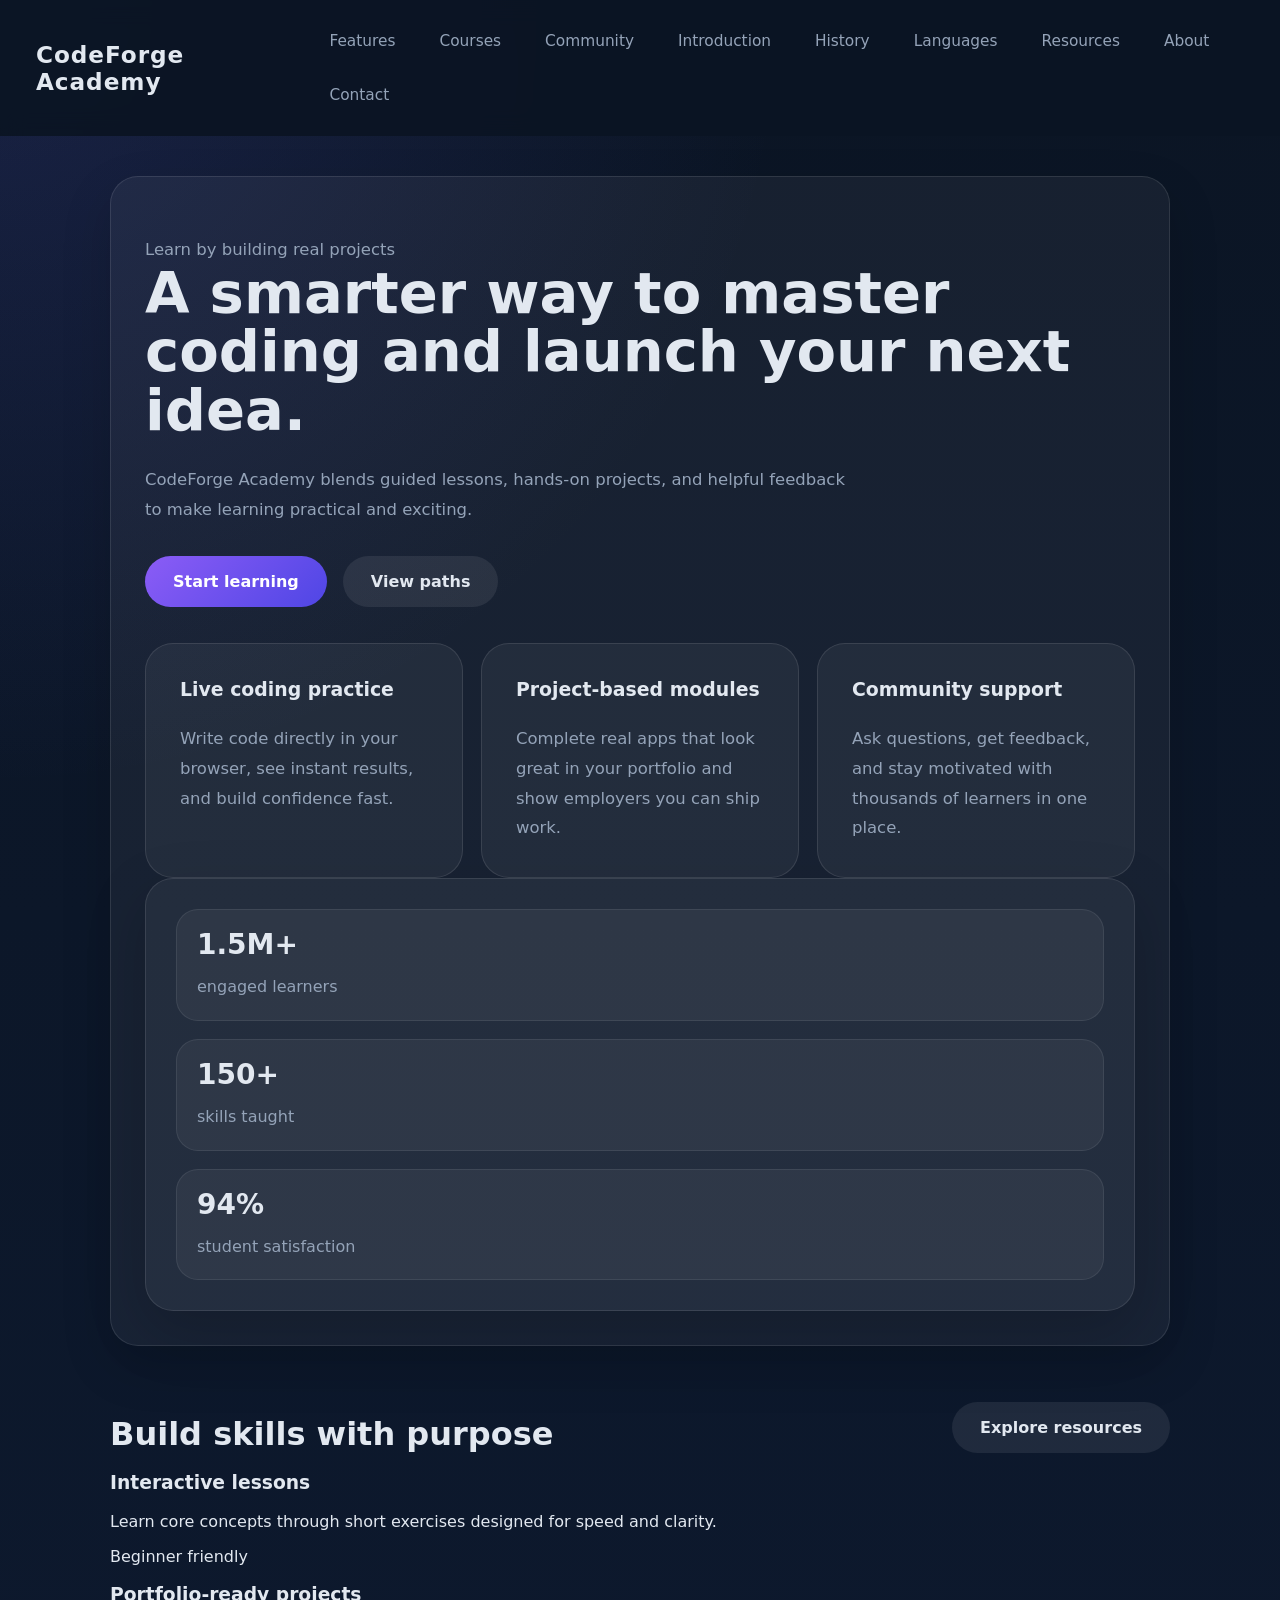
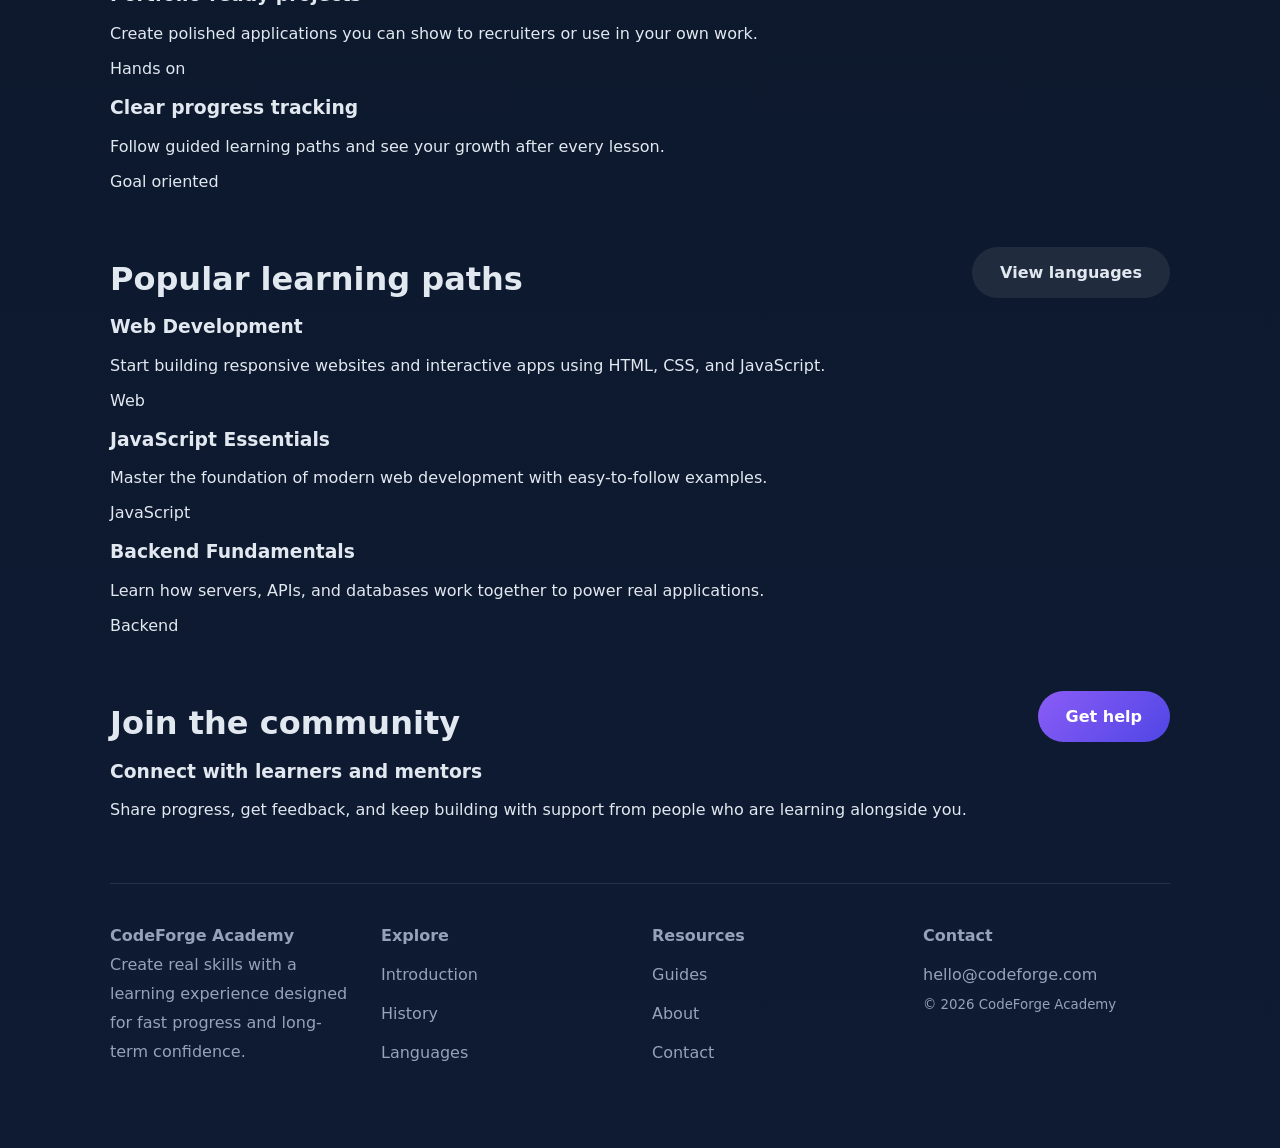
<file: index.html>
<!DOCTYPE html>
<html lang="en-GB">
<head>
  <meta charset="UTF-8">
  <meta name="viewport" content="width=device-width, initial-scale=1.0">
  <title>CodeForge Academy</title>
  <link rel="stylesheet" href="style.css">
</head>
<body>
  <header>
    <div class="brand">CodeForge Academy</div>
    <nav class="nav">
      <a class="nav-link" href="#features">Features</a>
      <a class="nav-link" href="#courses">Courses</a>
      <a class="nav-link" href="#community">Community</a>
      <a class="nav-link" href="introduction.html">Introduction</a>
      <a class="nav-link" href="history.html">History</a>
      <a class="nav-link" href="programming-languages.html">Languages</a>
      <a class="nav-link" href="resources.html">Resources</a>
      <a class="nav-link" href="about.html">About</a>
      <a class="nav-link" href="contact.html">Contact</a>
    </nav>
  </header>

  <main class="main">
    <section class="hero">
      <div class="hero-copy">
        <p class="tag">Learn by building real projects</p>
        <h1>A smarter way to master coding and launch your next idea.</h1>
        <p>CodeForge Academy blends guided lessons, hands-on projects, and helpful feedback to make learning practical and exciting.</p>
        <div class="hero-actions">
          <a class="button button-primary" href="introduction.html">Start learning</a>
          <a class="button button-secondary" href="programming-languages.html">View paths</a>
        </div>
        <div class="banner">
          <div class="banner-card">
            <h3>Live coding practice</h3>
            <p>Write code directly in your browser, see instant results, and build confidence fast.</p>
          </div>
          <div class="banner-card">
            <h3>Project-based modules</h3>
            <p>Complete real apps that look great in your portfolio and show employers you can ship work.</p>
          </div>
          <div class="banner-card">
            <h3>Community support</h3>
            <p>Ask questions, get feedback, and stay motivated with thousands of learners in one place.</p>
          </div>
        </div>
      </div>
      <div class="hero-stack">
        <div class="stat">
          <strong>1.5M+</strong>
          <span>engaged learners</span>
        </div>
        <div class="stat">
          <strong>150+</strong>
          <span>skills taught</span>
        </div>
        <div class="stat">
          <strong>94%</strong>
          <span>student satisfaction</span>
        </div>
      </div>
    </section>

    <section class="section" id="features">
      <div class="section-heading">
        <h2>Build skills with purpose</h2>
        <a class="button button-secondary" href="resources.html">Explore resources</a>
      </div>
      <div class="grid-cards">
        <article class="feature-card">
          <h3>Interactive lessons</h3>
          <p>Learn core concepts through short exercises designed for speed and clarity.</p>
          <span class="tag">Beginner friendly</span>
        </article>
        <article class="feature-card">
          <h3>Portfolio-ready projects</h3>
          <p>Create polished applications you can show to recruiters or use in your own work.</p>
          <span class="tag">Hands on</span>
        </article>
        <article class="feature-card">
          <h3>Clear progress tracking</h3>
          <p>Follow guided learning paths and see your growth after every lesson.</p>
          <span class="tag">Goal oriented</span>
        </article>
      </div>
    </section>

    <section class="section" id="courses">
      <div class="section-heading">
        <h2>Popular learning paths</h2>
        <a class="button button-secondary" href="programming-languages.html">View languages</a>
      </div>
      <div class="grid-cards">
        <article class="course-card">
          <h3>Web Development</h3>
          <p>Start building responsive websites and interactive apps using HTML, CSS, and JavaScript.</p>
          <span class="tag">Web</span>
        </article>
        <article class="course-card">
          <h3>JavaScript Essentials</h3>
          <p>Master the foundation of modern web development with easy-to-follow examples.</p>
          <span class="tag">JavaScript</span>
        </article>
        <article class="course-card">
          <h3>Backend Fundamentals</h3>
          <p>Learn how servers, APIs, and databases work together to power real applications.</p>
          <span class="tag">Backend</span>
        </article>
      </div>
    </section>

    <section class="section" id="community">
      <div class="section-heading">
        <h2>Join the community</h2>
        <a class="button button-primary" href="contact.html">Get help</a>
      </div>
      <div class="panel-card">
        <h3>Connect with learners and mentors</h3>
        <p>Share progress, get feedback, and keep building with support from people who are learning alongside you.</p>
      </div>
    </section>

    <footer class="footer">
      <div>
        <h4>CodeForge Academy</h4>
        <p>Create real skills with a learning experience designed for fast progress and long-term confidence.</p>
      </div>
      <div>
        <h4>Explore</h4>
        <a href="introduction.html">Introduction</a>
        <a href="history.html">History</a>
        <a href="programming-languages.html">Languages</a>
      </div>
      <div>
        <h4>Resources</h4>
        <a href="resources.html">Guides</a>
        <a href="about.html">About</a>
        <a href="contact.html">Contact</a>
      </div>
      <div>
        <h4>Contact</h4>
        <a href="mailto:hello@codeforge.com">hello@codeforge.com</a>
        <small>&copy; 2026 CodeForge Academy</small>
      </div>
    </footer>
  </main>
</body>
</html>
</file>
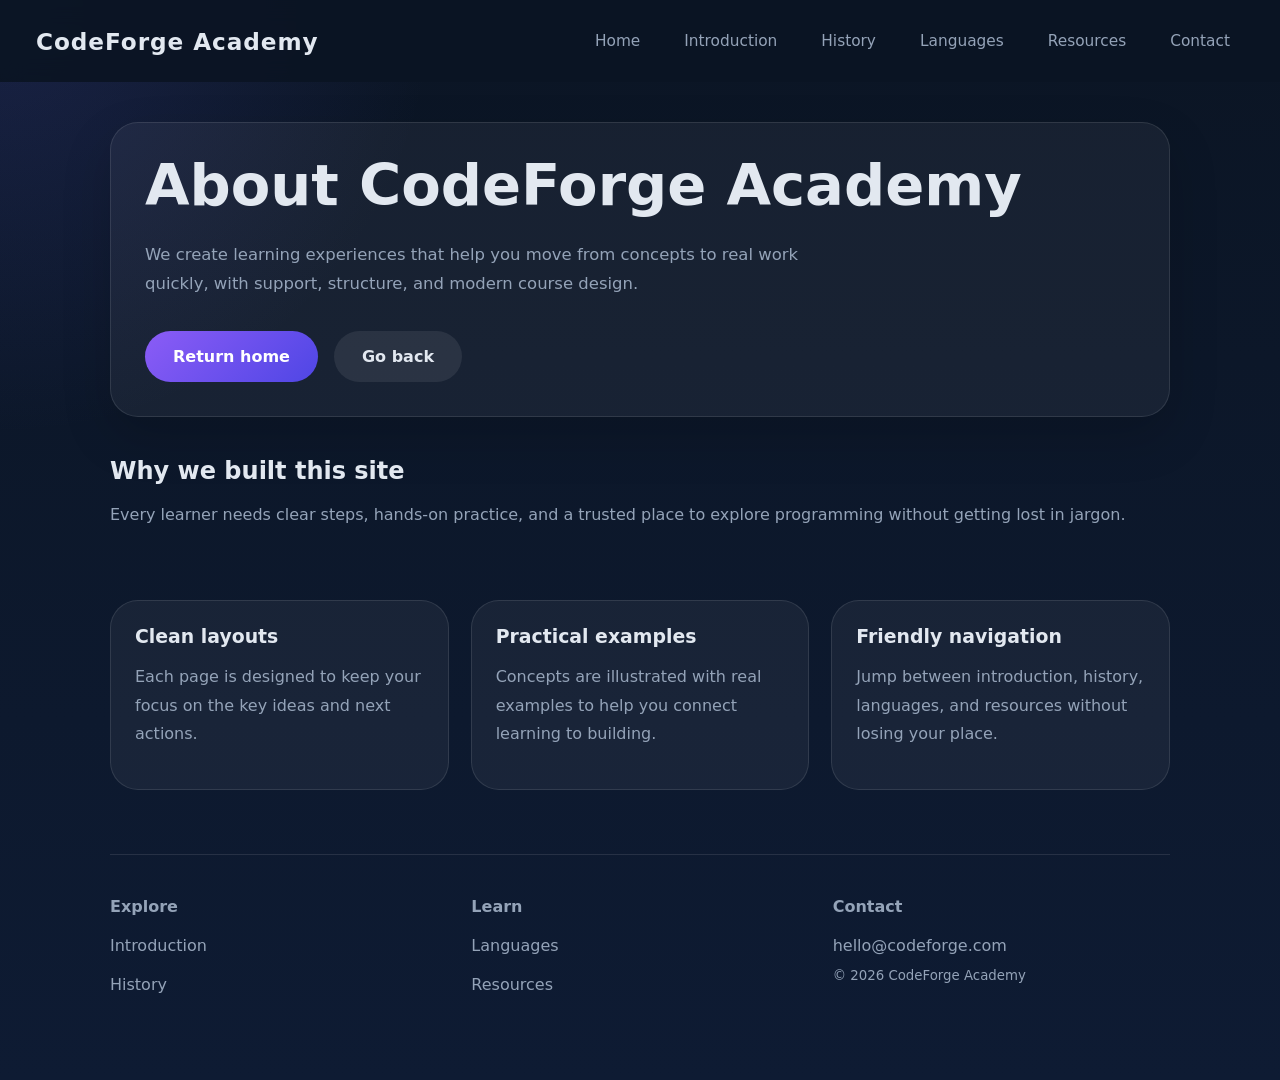
<file: about.html>
<!DOCTYPE html>
<html lang="en-GB">
<head>
  <meta charset="UTF-8">
  <meta name="viewport" content="width=device-width, initial-scale=1.0">
  <title>About - CodeForge Academy</title>
  <link rel="stylesheet" href="style.css">
</head>
<body>

  <header>
    <div class="brand">CodeForge Academy</div>
    <nav class="nav">
      <a class="nav-link" href="index.html">Home</a>
      <a class="nav-link" href="introduction.html">Introduction</a>
      <a class="nav-link" href="history.html">History</a>
      <a class="nav-link" href="programming-languages.html">Languages</a>
      <a class="nav-link" href="resources.html">Resources</a>
      <a class="nav-link" href="contact.html">Contact</a>
    </nav>
  </header>

  <main class="page">
    <section class="hero">
      <h1>About CodeForge Academy</h1>
      <p>We create learning experiences that help you move from concepts to real work quickly, with support, structure, and modern course design.</p>
      <div class="buttons">
        <a class="button button-primary" href="index.html">Return home</a>
        <button class="button button-secondary" onclick="history.back()">Go back</button>
      </div>
    </section>

    <section class="content">
      <div>
        <h2>Why we built this site</h2>
        <p>Every learner needs clear steps, hands-on practice, and a trusted place to explore programming without getting lost in jargon.</p>
      </div>
      <div class="cards">
        <article class="card">
          <h3>Clean layouts</h3>
          <p>Each page is designed to keep your focus on the key ideas and next actions.</p>
        </article>
        <article class="card">
          <h3>Practical examples</h3>
          <p>Concepts are illustrated with real examples to help you connect learning to building.</p>
        </article>
        <article class="card">
          <h3>Friendly navigation</h3>
          <p>Jump between introduction, history, languages, and resources without losing your place.</p>
        </article>
      </div>
    </section>

    <footer class="footer">
      <div>
        <h4>Explore</h4>
        <a href="introduction.html">Introduction</a>
        <a href="history.html">History</a>
      </div>
      <div>
        <h4>Learn</h4>
        <a href="programming-languages.html">Languages</a>
        <a href="resources.html">Resources</a>
      </div>
      <div>
        <h4>Contact</h4>
        <a href="mailto:hello@codeforge.com">hello@codeforge.com</a>
        <small>&copy; 2026 CodeForge Academy</small>
      </div>
    </footer>
  </main>
</body>
</html>
</file>
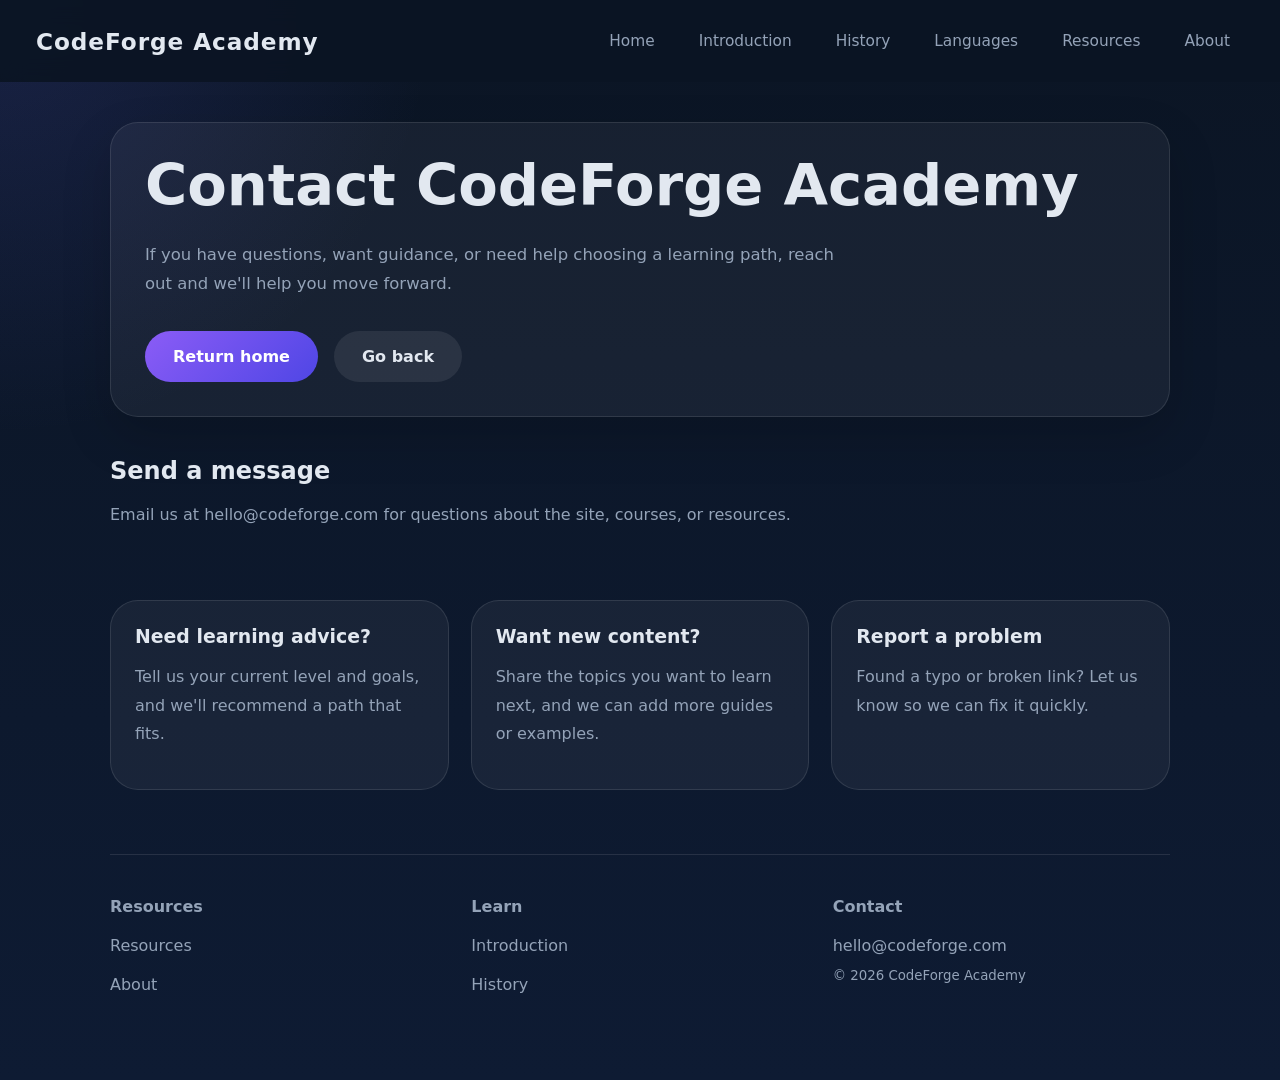
<file: contact.html>
<!DOCTYPE html>
<html lang="en-GB">
<head>
  <meta charset="UTF-8">
  <meta name="viewport" content="width=device-width, initial-scale=1.0">
  <title>Contact - CodeForge Academy</title>
  <link rel="stylesheet" href="style.css">
</head>
<body>

  <header>
    <div class="brand">CodeForge Academy</div>
    <nav class="nav">
      <a class="nav-link" href="index.html">Home</a>
      <a class="nav-link" href="introduction.html">Introduction</a>
      <a class="nav-link" href="history.html">History</a>
      <a class="nav-link" href="programming-languages.html">Languages</a>
      <a class="nav-link" href="resources.html">Resources</a>
      <a class="nav-link" href="about.html">About</a>
    </nav>
  </header>

  <main class="page">
    <section class="hero">
      <h1>Contact CodeForge Academy</h1>
      <p>If you have questions, want guidance, or need help choosing a learning path, reach out and we&#39;ll help you move forward.</p>
      <div class="buttons">
        <a class="button button-primary" href="index.html">Return home</a>
        <button class="button button-secondary" onclick="history.back()">Go back</button>
      </div>
    </section>

    <section class="content">
      <div>
        <h2>Send a message</h2>
        <p>Email us at <a href="mailto:hello@codeforge.com">hello@codeforge.com</a> for questions about the site, courses, or resources.</p>
      </div>
      <div class="cards">
        <article class="card">
          <h3>Need learning advice?</h3>
          <p>Tell us your current level and goals, and we&#39;ll recommend a path that fits.</p>
        </article>
        <article class="card">
          <h3>Want new content?</h3>
          <p>Share the topics you want to learn next, and we can add more guides or examples.</p>
        </article>
        <article class="card">
          <h3>Report a problem</h3>
          <p>Found a typo or broken link? Let us know so we can fix it quickly.</p>
        </article>
      </div>
    </section>

    <footer class="footer">
      <div>
        <h4>Resources</h4>
        <a href="resources.html">Resources</a>
        <a href="about.html">About</a>
      </div>
      <div>
        <h4>Learn</h4>
        <a href="introduction.html">Introduction</a>
        <a href="history.html">History</a>
      </div>
      <div>
        <h4>Contact</h4>
        <a href="mailto:hello@codeforge.com">hello@codeforge.com</a>
        <small>&copy; 2026 CodeForge Academy</small>
      </div>
    </footer>
  </main>
</body>
</html>
</file>
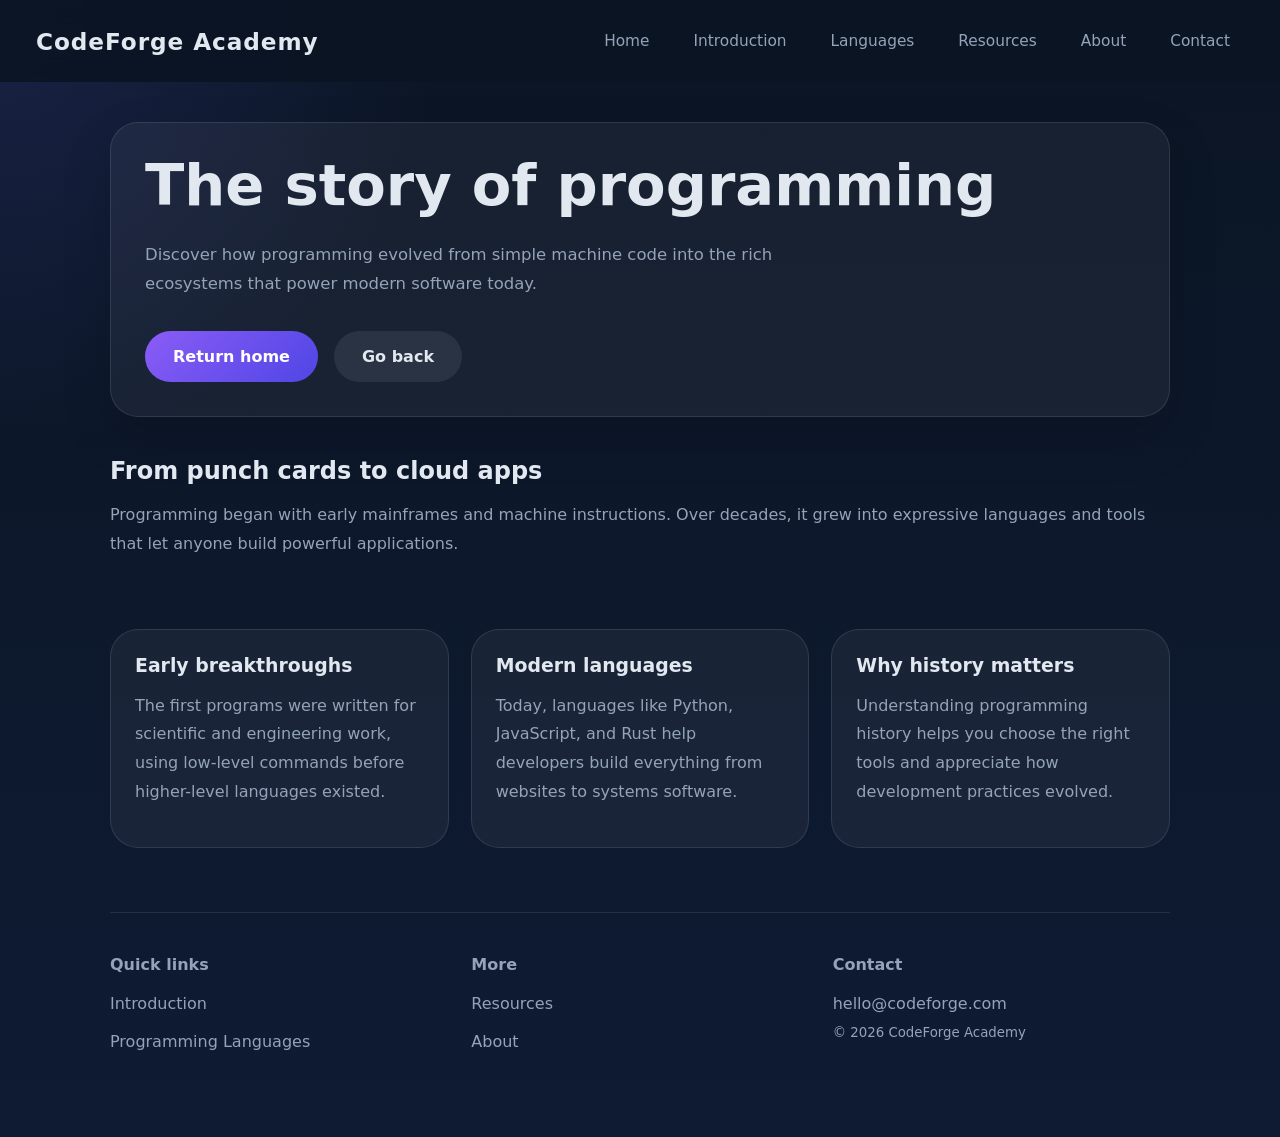
<file: history.html>
<!DOCTYPE html>
<html lang="en-GB">
<head>
  <meta charset="UTF-8">
  <meta name="viewport" content="width=device-width, initial-scale=1.0">
  <title>History - CodeForge Academy</title>
  <link rel="stylesheet" href="style.css">
</head>
<body>

  <header>
    <div class="brand">CodeForge Academy</div>
    <nav class="nav">
      <a class="nav-link" href="index.html">Home</a>
      <a class="nav-link" href="introduction.html">Introduction</a>
      <a class="nav-link" href="programming-languages.html">Languages</a>
      <a class="nav-link" href="resources.html">Resources</a>
      <a class="nav-link" href="about.html">About</a>
      <a class="nav-link" href="contact.html">Contact</a>
    </nav>
  </header>

  <main class="page">
    <section class="hero">
      <h1>The story of programming</h1>
      <p>Discover how programming evolved from simple machine code into the rich ecosystems that power modern software today.</p>
      <div class="buttons">
        <a class="button button-primary" href="index.html">Return home</a>
        <button class="button button-secondary" onclick="history.back()">Go back</button>
      </div>
    </section>

    <section class="content">
      <div>
        <h2>From punch cards to cloud apps</h2>
        <p>Programming began with early mainframes and machine instructions. Over decades, it grew into expressive languages and tools that let anyone build powerful applications.</p>
      </div>
      <div class="cards">
        <article class="card">
          <h3>Early breakthroughs</h3>
          <p>The first programs were written for scientific and engineering work, using low-level commands before higher-level languages existed.</p>
        </article>
        <article class="card">
          <h3>Modern languages</h3>
          <p>Today, languages like Python, JavaScript, and Rust help developers build everything from websites to systems software.</p>
        </article>
        <article class="card">
          <h3>Why history matters</h3>
          <p>Understanding programming history helps you choose the right tools and appreciate how development practices evolved.</p>
        </article>
      </div>
    </section>

    <footer class="footer">
      <div>
        <h4>Quick links</h4>
        <a href="introduction.html">Introduction</a>
        <a href="programming-languages.html">Programming Languages</a>
      </div>
      <div>
        <h4>More</h4>
        <a href="resources.html">Resources</a>
        <a href="about.html">About</a>
      </div>
      <div>
        <h4>Contact</h4>
        <a href="mailto:hello@codeforge.com">hello@codeforge.com</a>
        <small>&copy; 2026 CodeForge Academy</small>
      </div>
    </footer>
  </main>
</body>
</html>
</file>
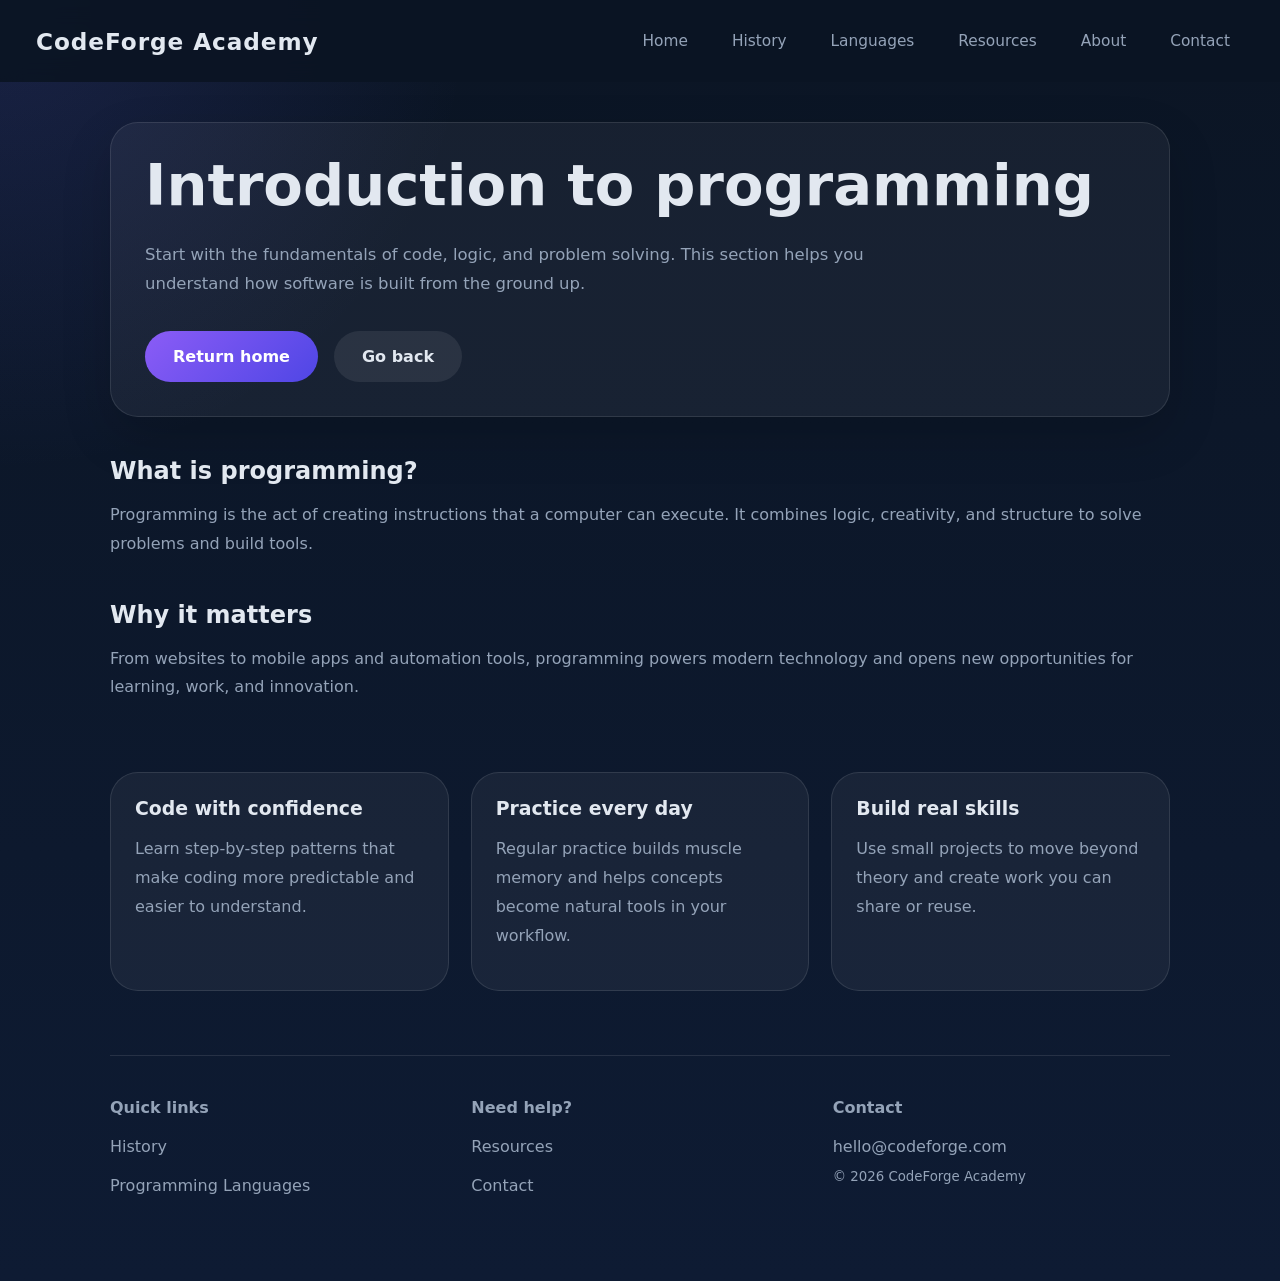
<file: introduction.html>
<!DOCTYPE html>
<html lang="en-GB">
<head>
  <meta charset="UTF-8">
  <meta name="viewport" content="width=device-width, initial-scale=1.0">
  <title>Introduction - CodeForge Academy</title>
  <link rel="stylesheet" href="style.css">
</head>
<body>

  <header>
    <div class="brand">CodeForge Academy</div>
    <nav class="nav">
      <a class="nav-link" href="index.html">Home</a>
      <a class="nav-link" href="history.html">History</a>
      <a class="nav-link" href="programming-languages.html">Languages</a>
      <a class="nav-link" href="resources.html">Resources</a>
      <a class="nav-link" href="about.html">About</a>
      <a class="nav-link" href="contact.html">Contact</a>
    </nav>
  </header>

  <main class="page">
    <section class="hero">
      <h1>Introduction to programming</h1>
      <p>Start with the fundamentals of code, logic, and problem solving. This section helps you understand how software is built from the ground up.</p>
      <div class="buttons">
        <a class="button button-primary" href="index.html">Return home</a>
        <button class="button button-secondary" onclick="history.back()">Go back</button>
      </div>
    </section>

    <section class="content">
      <div>
        <h2>What is programming?</h2>
        <p>Programming is the act of creating instructions that a computer can execute. It combines logic, creativity, and structure to solve problems and build tools.</p>
      </div>
      <div>
        <h2>Why it matters</h2>
        <p>From websites to mobile apps and automation tools, programming powers modern technology and opens new opportunities for learning, work, and innovation.</p>
      </div>
      <div class="cards">
        <article class="card">
          <h3>Code with confidence</h3>
          <p>Learn step-by-step patterns that make coding more predictable and easier to understand.</p>
        </article>
        <article class="card">
          <h3>Practice every day</h3>
          <p>Regular practice builds muscle memory and helps concepts become natural tools in your workflow.</p>
        </article>
        <article class="card">
          <h3>Build real skills</h3>
          <p>Use small projects to move beyond theory and create work you can share or reuse.</p>
        </article>
      </div>
    </section>

    <footer class="footer">
      <div>
        <h4>Quick links</h4>
        <a href="history.html">History</a>
        <a href="programming-languages.html">Programming Languages</a>
      </div>
      <div>
        <h4>Need help?</h4>
        <a href="resources.html">Resources</a>
        <a href="contact.html">Contact</a>
      </div>
      <div>
        <h4>Contact</h4>
        <a href="mailto:hello@codeforge.com">hello@codeforge.com</a>
        <small>&copy; 2026 CodeForge Academy</small>
      </div>
    </footer>
  </main>
</body>
</html>
</file>
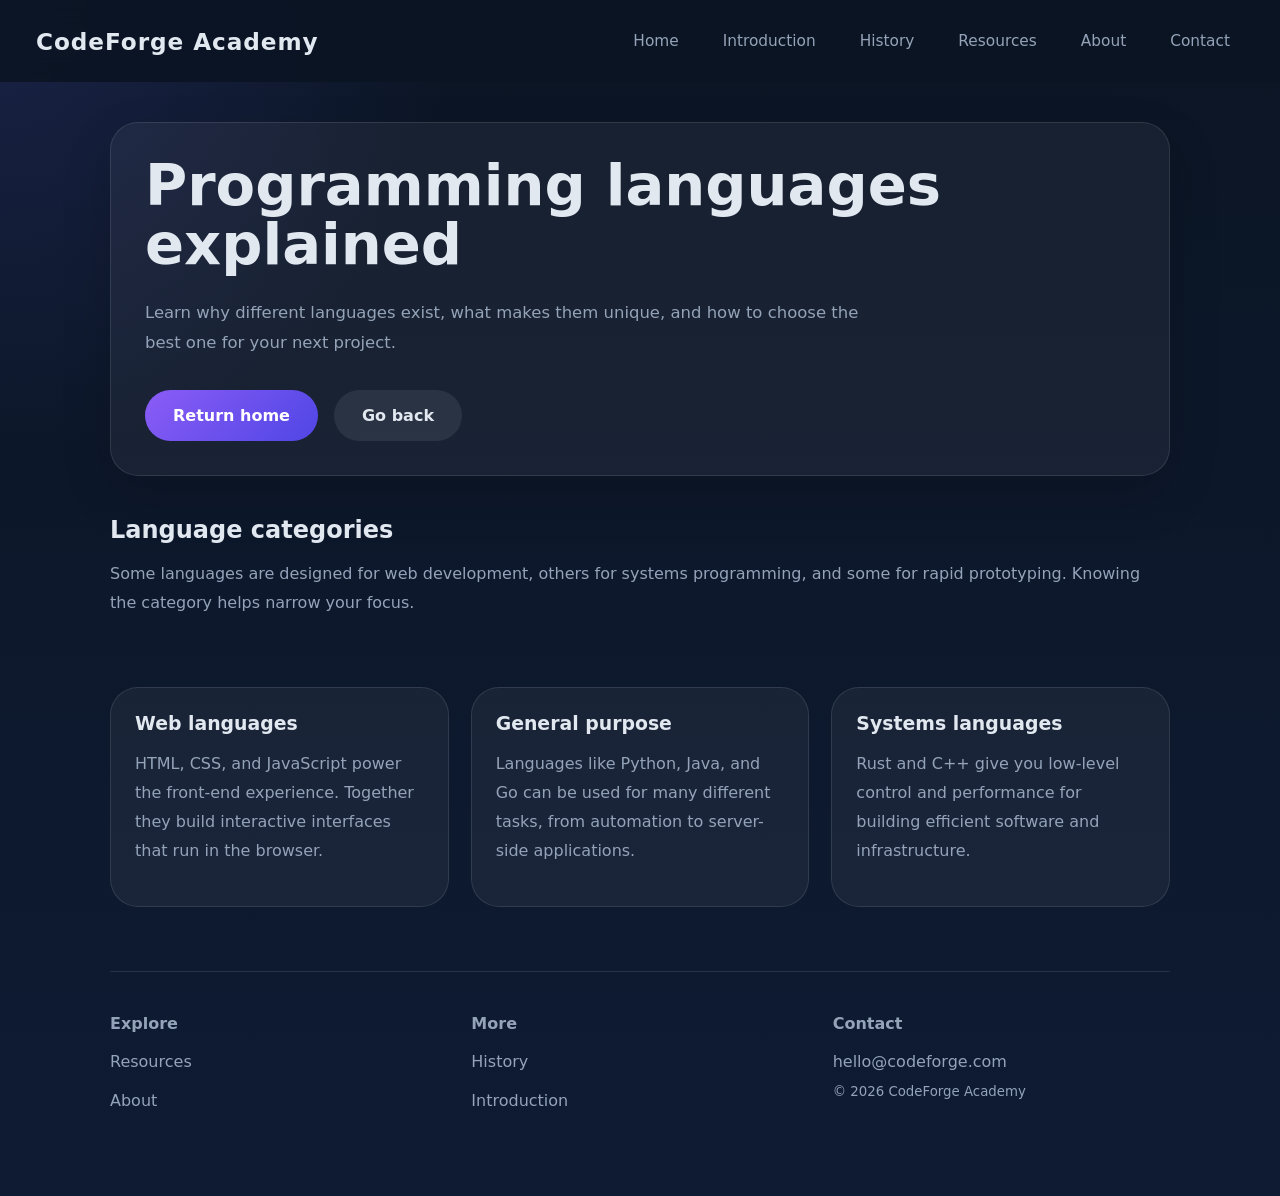
<file: programming-languages.html>
<!DOCTYPE html>
<html lang="en-GB">
<head>
  <meta charset="UTF-8">
  <meta name="viewport" content="width=device-width, initial-scale=1.0">
  <title>Programming Languages - CodeForge Academy</title>
  <link rel="stylesheet" href="style.css">
</head>
<body>

  <header>
    <div class="brand">CodeForge Academy</div>
    <nav class="nav">
      <a class="nav-link" href="index.html">Home</a>
      <a class="nav-link" href="introduction.html">Introduction</a>
      <a class="nav-link" href="history.html">History</a>
      <a class="nav-link" href="resources.html">Resources</a>
      <a class="nav-link" href="about.html">About</a>
      <a class="nav-link" href="contact.html">Contact</a>
    </nav>
  </header>

  <main class="page">
    <section class="hero">
      <h1>Programming languages explained</h1>
      <p>Learn why different languages exist, what makes them unique, and how to choose the best one for your next project.</p>
      <div class="buttons">
        <a class="button button-primary" href="index.html">Return home</a>
        <button class="button button-secondary" onclick="history.back()">Go back</button>
      </div>
    </section>

    <section class="content">
      <div>
        <h2>Language categories</h2>
        <p>Some languages are designed for web development, others for systems programming, and some for rapid prototyping. Knowing the category helps narrow your focus.</p>
      </div>
      <div class="cards">
        <article class="card">
          <h3>Web languages</h3>
          <p>HTML, CSS, and JavaScript power the front-end experience. Together they build interactive interfaces that run in the browser.</p>
        </article>
        <article class="card">
          <h3>General purpose</h3>
          <p>Languages like Python, Java, and Go can be used for many different tasks, from automation to server-side applications.</p>
        </article>
        <article class="card">
          <h3>Systems languages</h3>
          <p>Rust and C++ give you low-level control and performance for building efficient software and infrastructure.</p>
        </article>
      </div>
    </section>

    <footer class="footer">
      <div>
        <h4>Explore</h4>
        <a href="resources.html">Resources</a>
        <a href="about.html">About</a>
      </div>
      <div>
        <h4>More</h4>
        <a href="history.html">History</a>
        <a href="introduction.html">Introduction</a>
      </div>
      <div>
        <h4>Contact</h4>
        <a href="mailto:hello@codeforge.com">hello@codeforge.com</a>
        <small>&copy; 2026 CodeForge Academy</small>
      </div>
    </footer>
  </main>
</body>
</html>
</file>
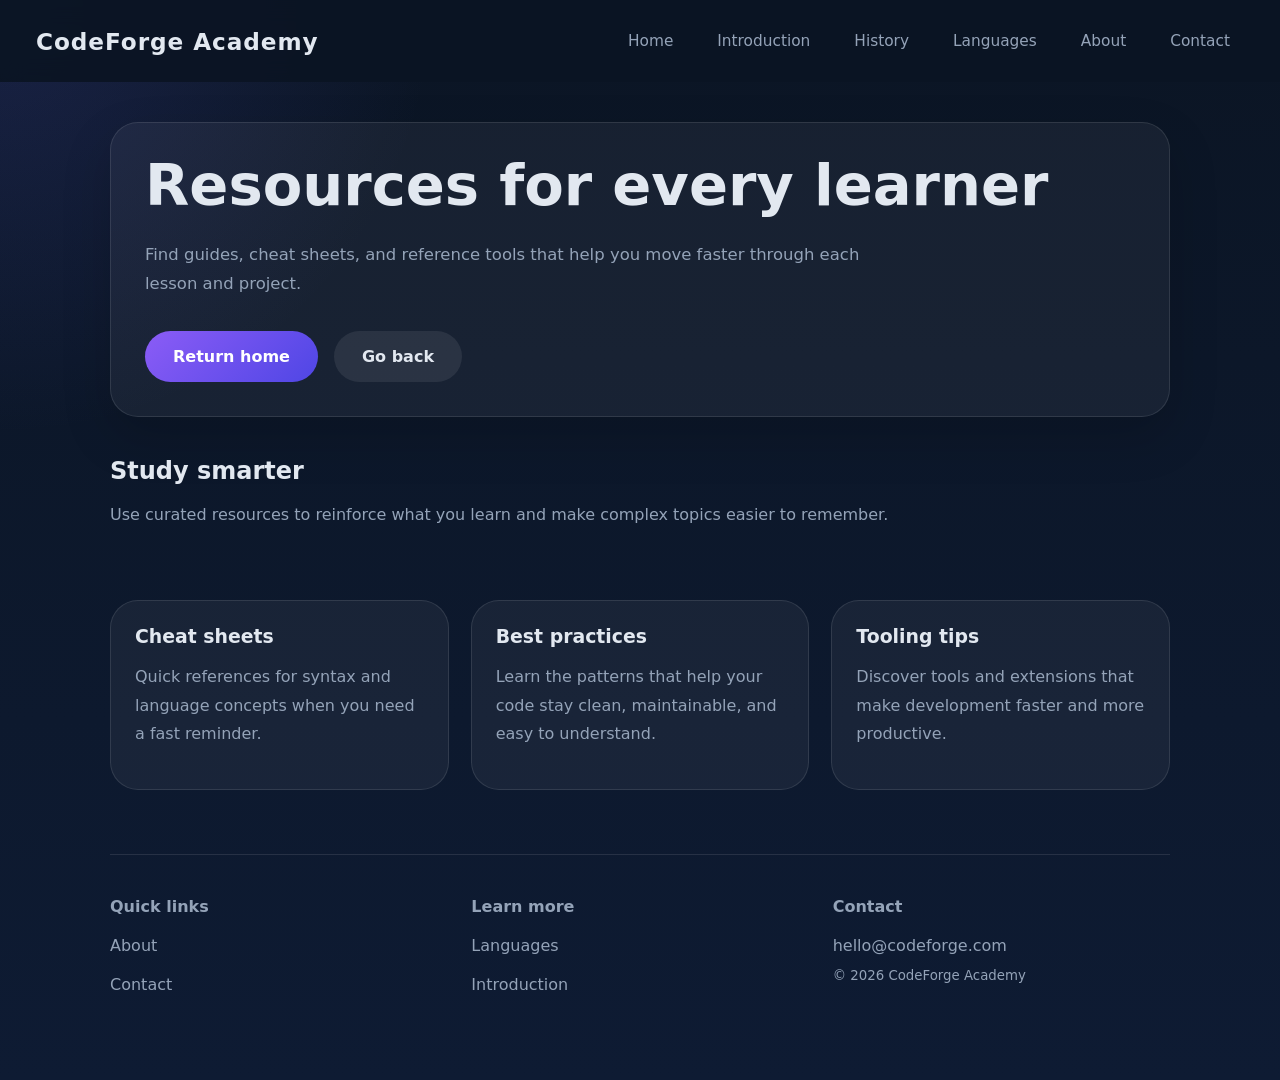
<file: resources.html>
<!DOCTYPE html>
<html lang="en-GB">
<head>
  <meta charset="UTF-8">
  <meta name="viewport" content="width=device-width, initial-scale=1.0">
  <title>Resources - CodeForge Academy</title>
  <link rel="stylesheet" href="style.css">
</head>
<body>

  <header>
    <div class="brand">CodeForge Academy</div>
    <nav class="nav">
      <a class="nav-link" href="index.html">Home</a>
      <a class="nav-link" href="introduction.html">Introduction</a>
      <a class="nav-link" href="history.html">History</a>
      <a class="nav-link" href="programming-languages.html">Languages</a>
      <a class="nav-link" href="about.html">About</a>
      <a class="nav-link" href="contact.html">Contact</a>
    </nav>
  </header>

  <main class="page">
    <section class="hero">
      <h1>Resources for every learner</h1>
      <p>Find guides, cheat sheets, and reference tools that help you move faster through each lesson and project.</p>
      <div class="buttons">
        <a class="button button-primary" href="index.html">Return home</a>
        <button class="button button-secondary" onclick="history.back()">Go back</button>
      </div>
    </section>

    <section class="content">
      <div>
        <h2>Study smarter</h2>
        <p>Use curated resources to reinforce what you learn and make complex topics easier to remember.</p>
      </div>
      <div class="cards">
        <article class="card">
          <h3>Cheat sheets</h3>
          <p>Quick references for syntax and language concepts when you need a fast reminder.</p>
        </article>
        <article class="card">
          <h3>Best practices</h3>
          <p>Learn the patterns that help your code stay clean, maintainable, and easy to understand.</p>
        </article>
        <article class="card">
          <h3>Tooling tips</h3>
          <p>Discover tools and extensions that make development faster and more productive.</p>
        </article>
      </div>
    </section>

    <footer class="footer">
      <div>
        <h4>Quick links</h4>
        <a href="about.html">About</a>
        <a href="contact.html">Contact</a>
      </div>
      <div>
        <h4>Learn more</h4>
        <a href="programming-languages.html">Languages</a>
        <a href="introduction.html">Introduction</a>
      </div>
      <div>
        <h4>Contact</h4>
        <a href="mailto:hello@codeforge.com">hello@codeforge.com</a>
        <small>&copy; 2026 CodeForge Academy</small>
      </div>
    </footer>
  </main>
</body>
</html>
</file>
<file: style.css>
:root {
  --bg: #0b1524;
  --panel: rgba(255, 255, 255, 0.06);
  --panel-border: rgba(255, 255, 255, 0.10);
  --text: #e2e8f0;
  --muted: #94a3b8;
  --accent: #8b5cf6;
  --accent-strong: #4f46e5;
  --surface: rgba(255, 255, 255, 0.05);
  --surface-strong: rgba(255, 255, 255, 0.08);
  --radius: 24px;
  --shadow: 0 20px 50px rgba(0, 0, 0, 0.16);
}

* {
  box-sizing: border-box;
}

html {
  scroll-behavior: smooth;
}

body {
  margin: 0;
  min-height: 100vh;
  font-family: Inter, system-ui, -apple-system, BlinkMacSystemFont, 'Segoe UI', sans-serif;
  color: var(--text);
  background: radial-gradient(circle at top left, rgba(99, 102, 241, 0.16), transparent 26%),
    linear-gradient(180deg, #0b1524 0%, #0e1b33 100%);
}

body::selection {
  background: rgba(139, 92, 246, 0.24);
  color: #fff;
}

a {
  color: inherit;
  text-decoration: none;
}

button {
  font: inherit;
}

header {
  position: sticky;
  top: 0;
  z-index: 10;
  display: flex;
  justify-content: space-between;
  align-items: center;
  gap: 20px;
  padding: 22px 36px;
  background: rgba(11, 21, 36, 0.94);
  backdrop-filter: blur(12px);
}

.brand {
  font-weight: 800;
  font-size: 1.45rem;
  letter-spacing: 0.04em;
}

.nav {
  display: flex;
  flex-wrap: wrap;
  gap: 16px;
  align-items: center;
}

.nav-link {
  color: var(--muted);
  font-size: 0.96rem;
  padding: 10px 14px;
  border-radius: 999px;
  transition: background 0.25s ease, color 0.25s ease;
}

.nav-link:hover,
.nav-link:focus-visible {
  background: rgba(255, 255, 255, 0.08);
  color: #fff;
  outline: none;
}

.main,
.page {
  max-width: 1140px;
  margin: 0 auto;
  padding: 40px 40px 80px;
}

.hero,
.hero-stack,
.card,
.banner-card {
  background: var(--surface);
  border: 1px solid var(--panel-border);
  border-radius: 28px;
  padding: 34px;
}

.hero {
  box-shadow: var(--shadow);
}

.hero h1,
.hero-copy h1 {
  margin: 0;
  font-size: clamp(3rem, 4.5vw, 4.8rem);
  line-height: 1.02;
}

.hero p,
.hero-copy p,
.content p,
.banner-card p,
.section-heading p,
.card p,
.hero-stack .stat span,
.footer {
  color: var(--muted);
  line-height: 1.8;
}

.hero-copy p,
.hero p {
  margin: 24px 0 0;
  max-width: 720px;
  font-size: 1.03rem;
}

.hero-actions,
.buttons {
  display: flex;
  flex-wrap: wrap;
  gap: 16px;
  margin-top: 32px;
}

.button {
  display: inline-flex;
  align-items: center;
  justify-content: center;
  border: none;
  border-radius: 999px;
  padding: 16px 28px;
  font-weight: 700;
  cursor: pointer;
  transition: transform 0.2s ease, background-color 0.2s ease, box-shadow 0.2s ease;
  text-decoration: none;
}

.button-primary {
  color: #fff;
  background: linear-gradient(135deg, var(--accent), var(--accent-strong));
}

.button-secondary {
  color: var(--text);
  background: rgba(255, 255, 255, 0.08);
}

.button:hover,
.button:focus-visible {
  transform: translateY(-1px);
  outline: none;
}

.section {
  margin-top: 56px;
}

.section-heading {
  display: flex;
  flex-wrap: wrap;
  justify-content: space-between;
  gap: 18px;
  align-items: flex-end;
}

.section-heading h2,
.content h2,
.card h3,
.banner-card h3,
.footer h4 {
  margin: 0;
}

.section-heading h2 {
  font-size: 2rem;
}

.section-heading p {
  max-width: 650px;
}

.content {
  display: grid;
  gap: 26px;
  margin-top: 40px;
}

.cards {
  display: grid;
  grid-template-columns: repeat(auto-fit, minmax(240px, 1fr));
  gap: 22px;
  margin-top: 28px;
}

.card {
  padding: 24px;
}

.card h3,
.banner-card h3 {
  font-size: 1.18rem;
}

.hero-stack {
  display: grid;
  gap: 18px;
  padding: 30px;
  box-shadow: 0 20px 60px rgba(0, 0, 0, 0.18);
}

.hero-stack .stat {
  display: grid;
  gap: 12px;
  padding: 18px 20px;
  background: rgba(255, 255, 255, 0.05);
  border: 1px solid rgba(255, 255, 255, 0.08);
  border-radius: 22px;
}

.hero-stack .stat strong {
  font-size: 1.75rem;
  display: block;
}

.banner {
  margin-top: 36px;
  display: grid;
  grid-template-columns: repeat(3, minmax(0, 1fr));
  gap: 18px;
}

.section-list {
  display: grid;
  gap: 18px;
  margin-top: 28px;
  list-style: none;
  padding: 0;
}

.section-list li {
  padding: 20px;
  border-radius: 24px;
  background: rgba(255, 255, 255, 0.04);
  border: 1px solid rgba(255, 255, 255, 0.08);
}

.section-list li strong {
  display: block;
  margin-bottom: 10px;
}

.footer {
  margin-top: 64px;
  padding-top: 38px;
  border-top: 1px solid rgba(255, 255, 255, 0.10);
  display: grid;
  grid-template-columns: repeat(auto-fit, minmax(200px, 1fr));
  gap: 24px;
}

.footer p,
.footer a,
.footer small {
  color: var(--muted);
  margin: 0;
  line-height: 1.8;
}

.footer a {
  display: block;
  margin-top: 10px;
}

.footer a:hover {
  color: #fff;
}

@media (max-width: 980px) {
  .hero,
  .hero-stack,
  .card,
  .banner-card {
    padding: 28px;
  }

  .banner {
    grid-template-columns: repeat(2, minmax(0, 1fr));
  }
}

@media (max-width: 720px) {
  header {
    padding: 18px;
  }

  .main,
  .page {
    padding: 24px 18px 60px;
  }

  .nav {
    justify-content: center;
  }

  .banner {
    grid-template-columns: 1fr;
  }

  .section-heading {
    align-items: flex-start;
  }
}
</file>
